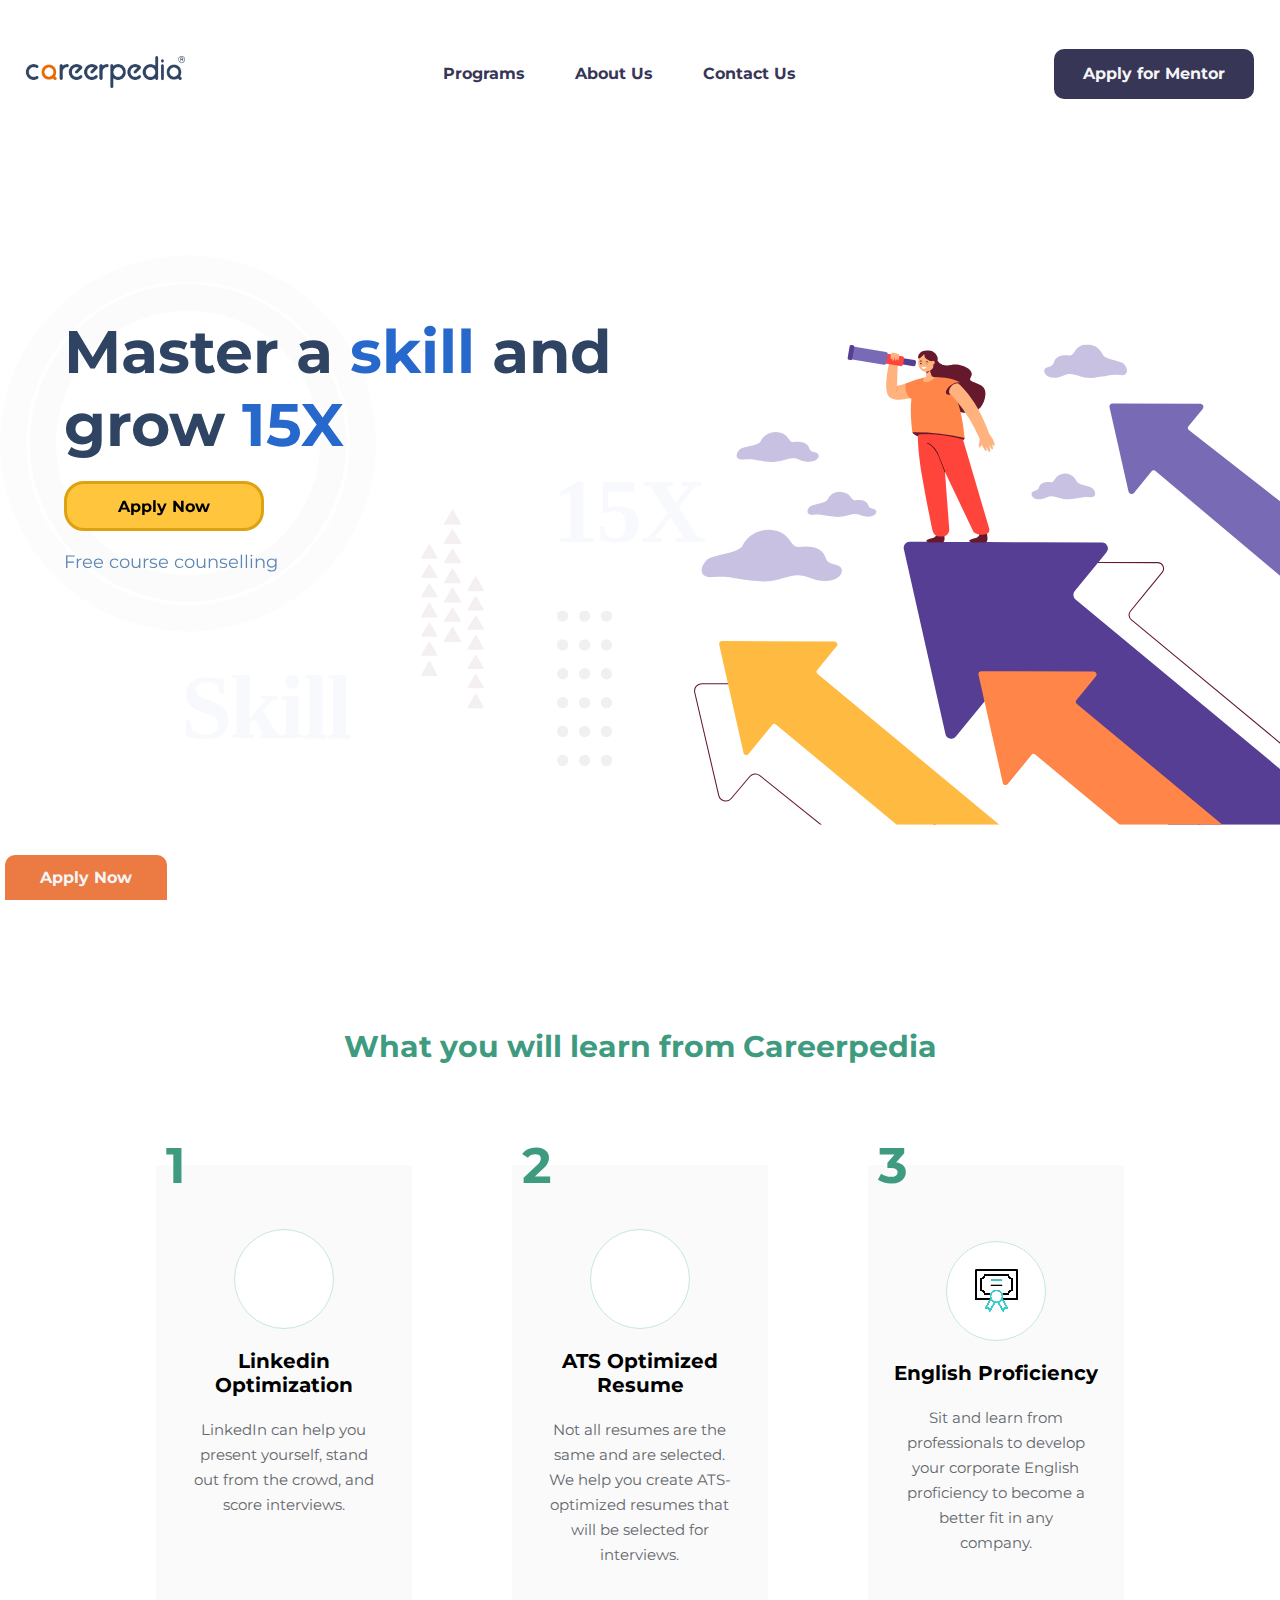
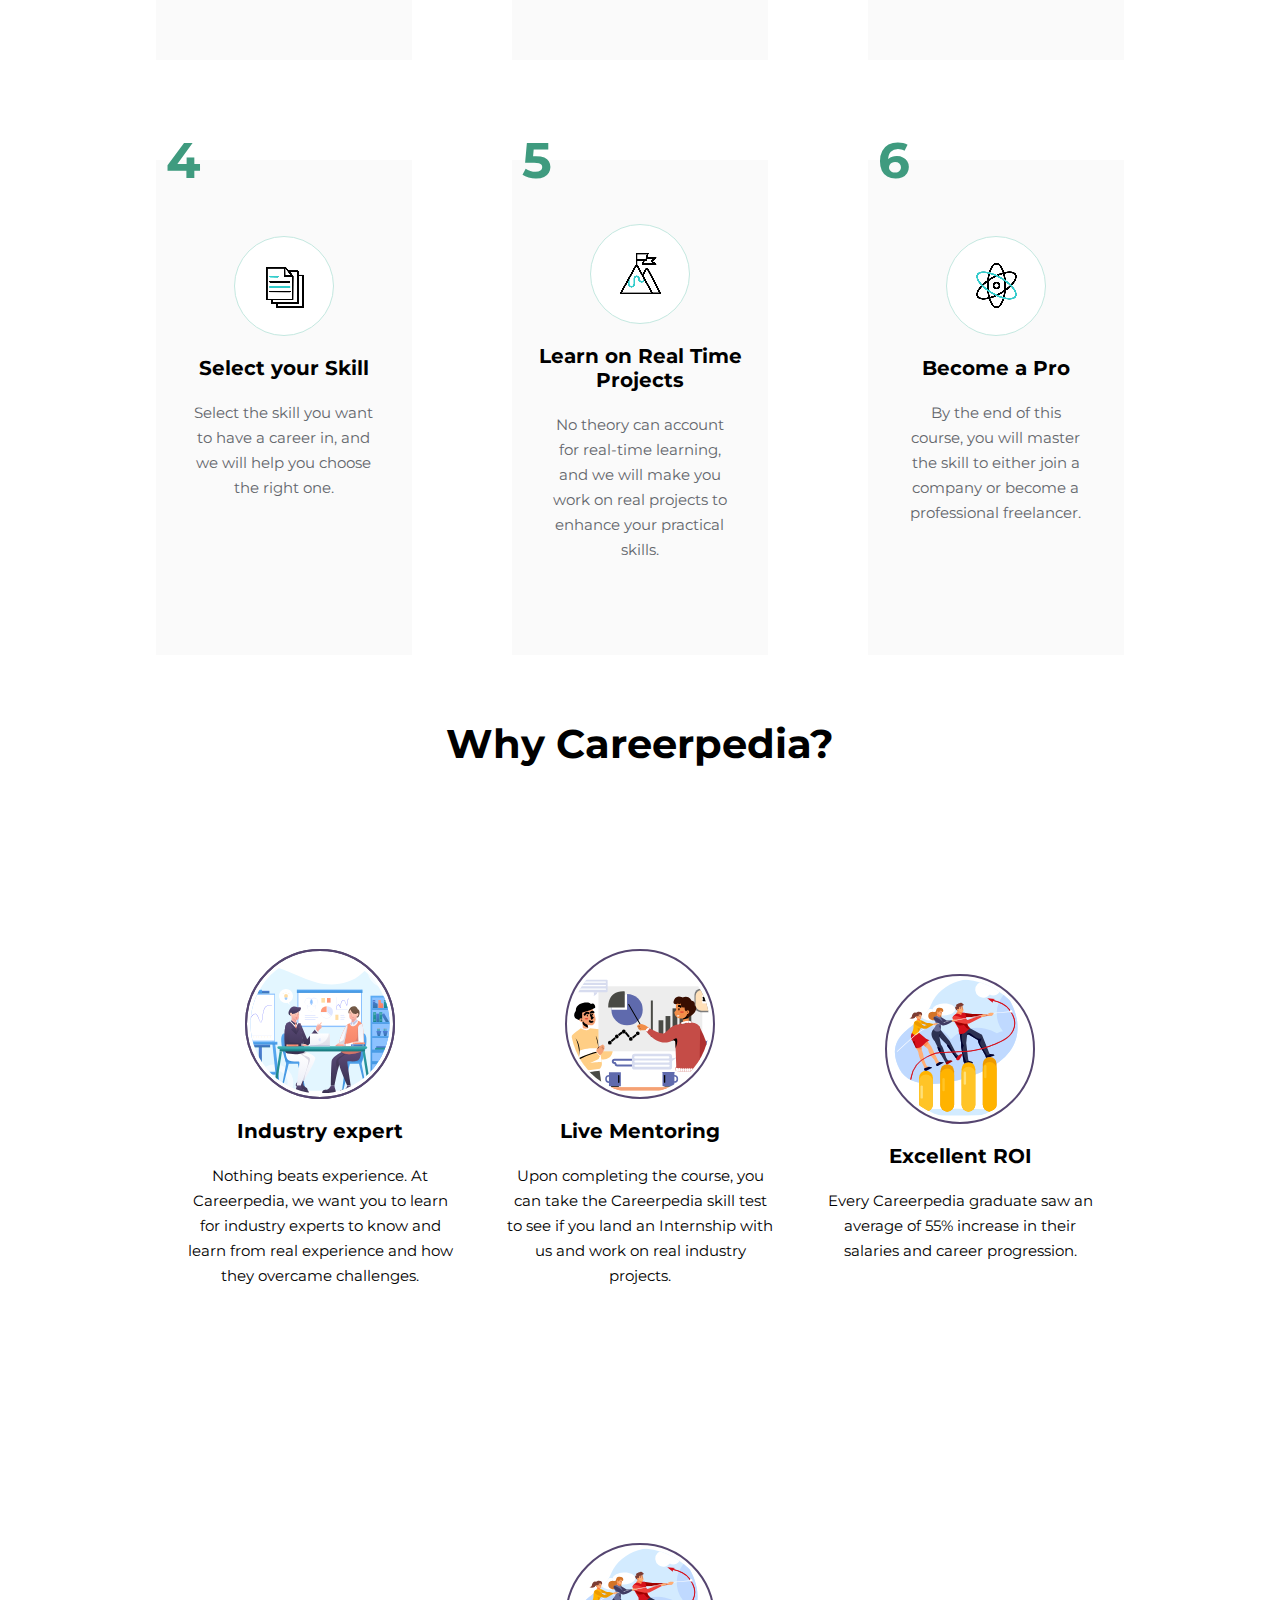
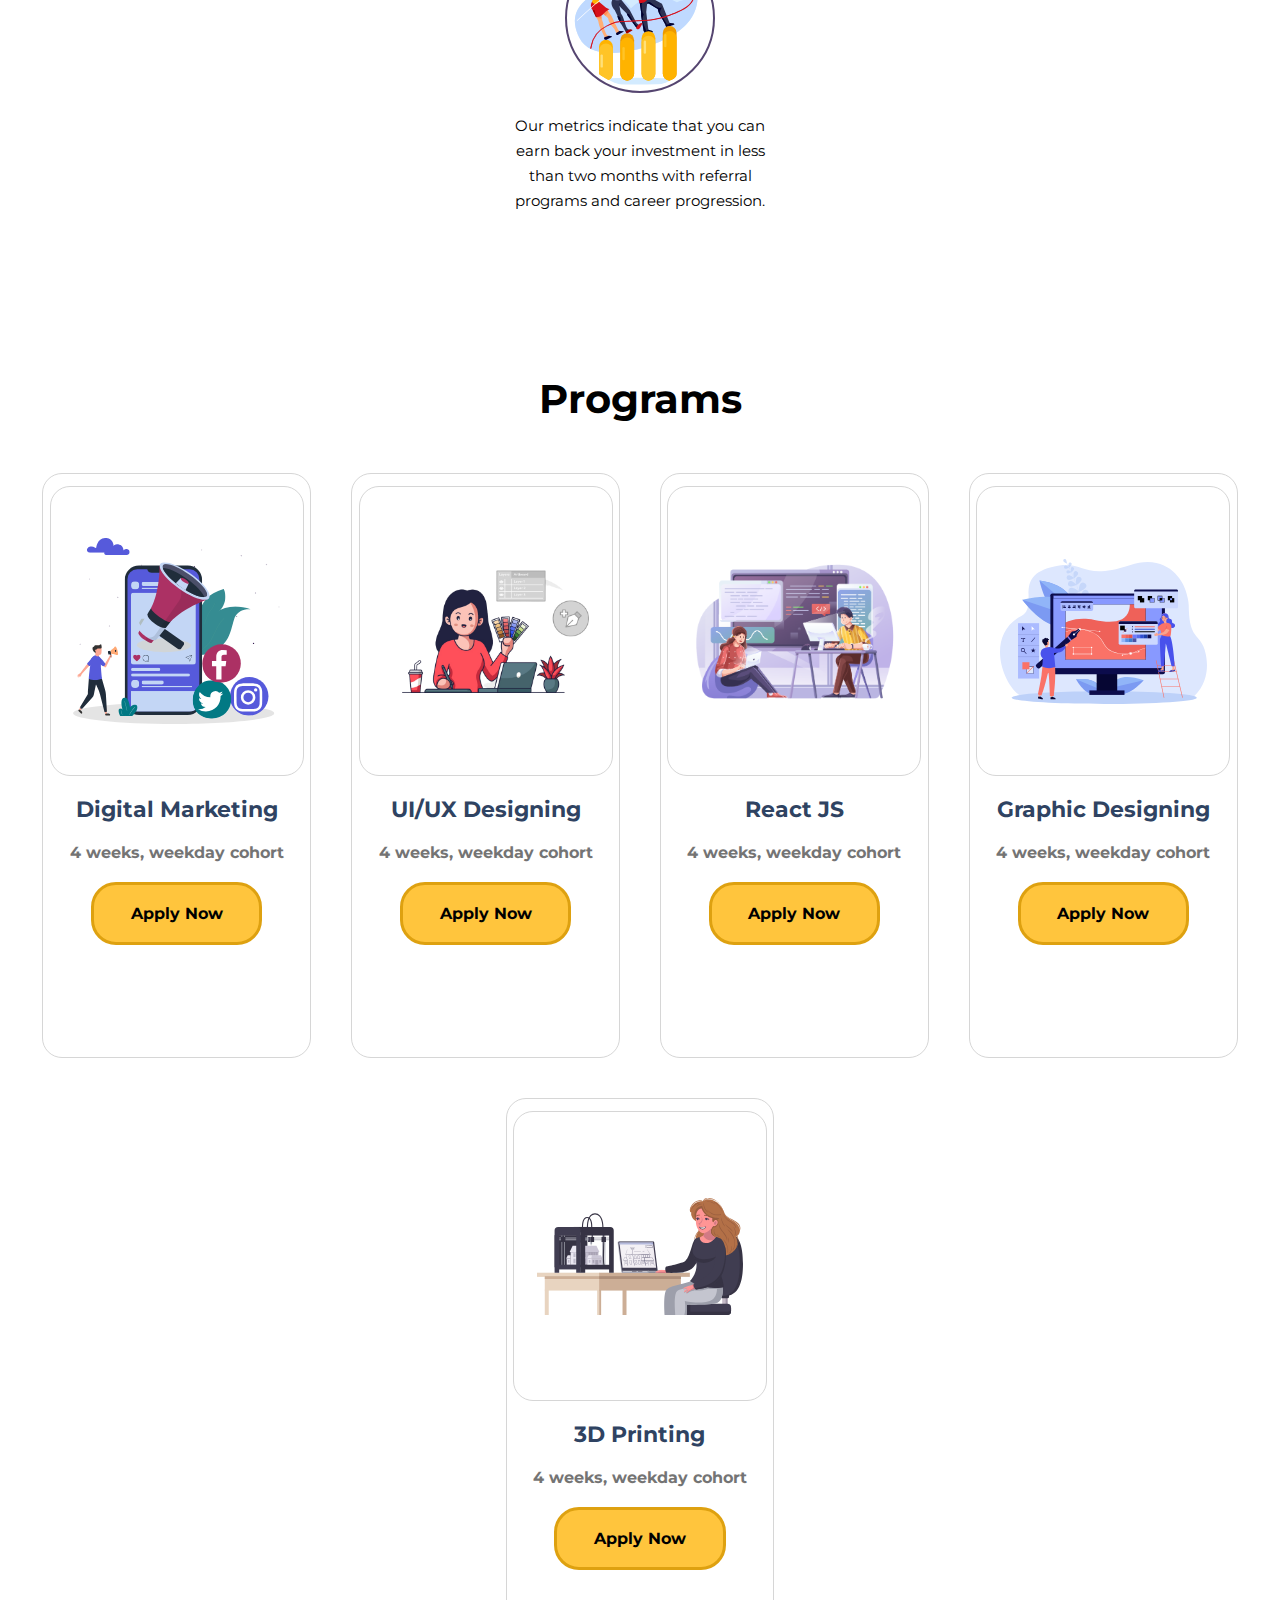
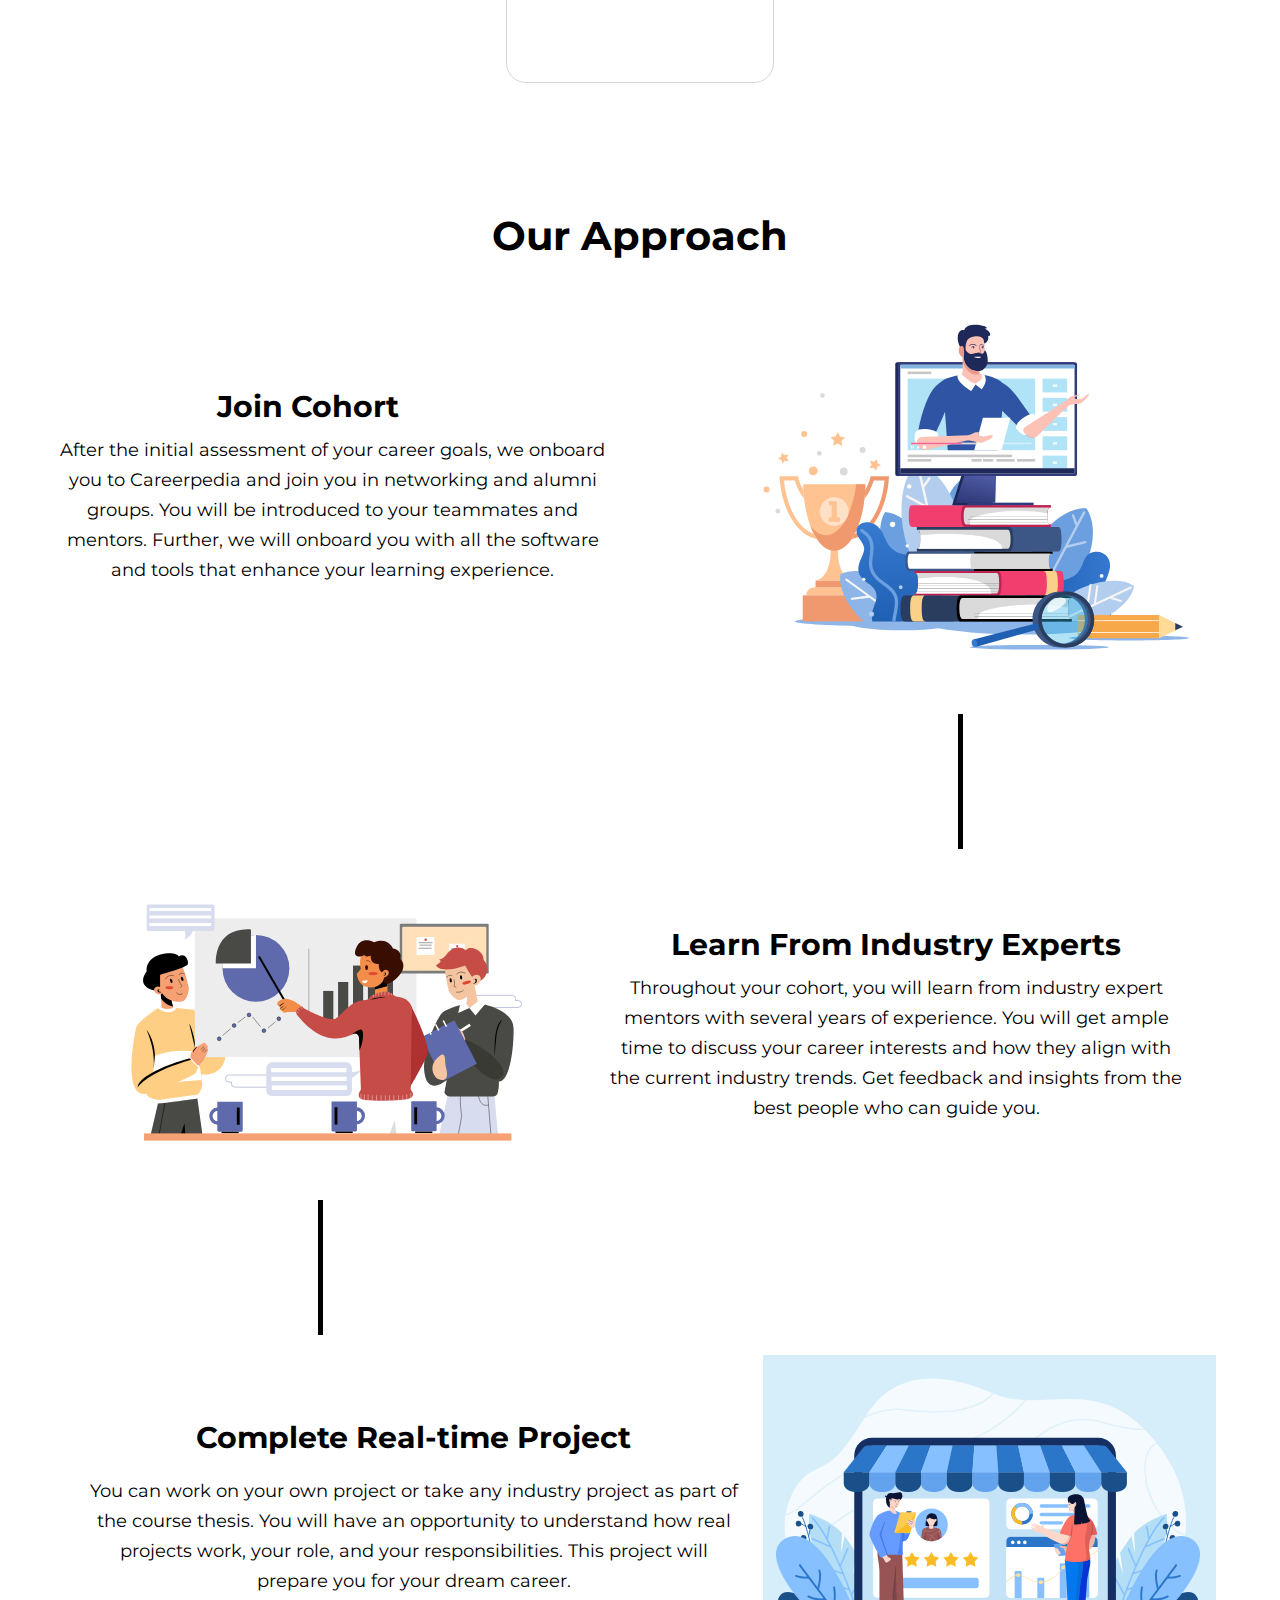
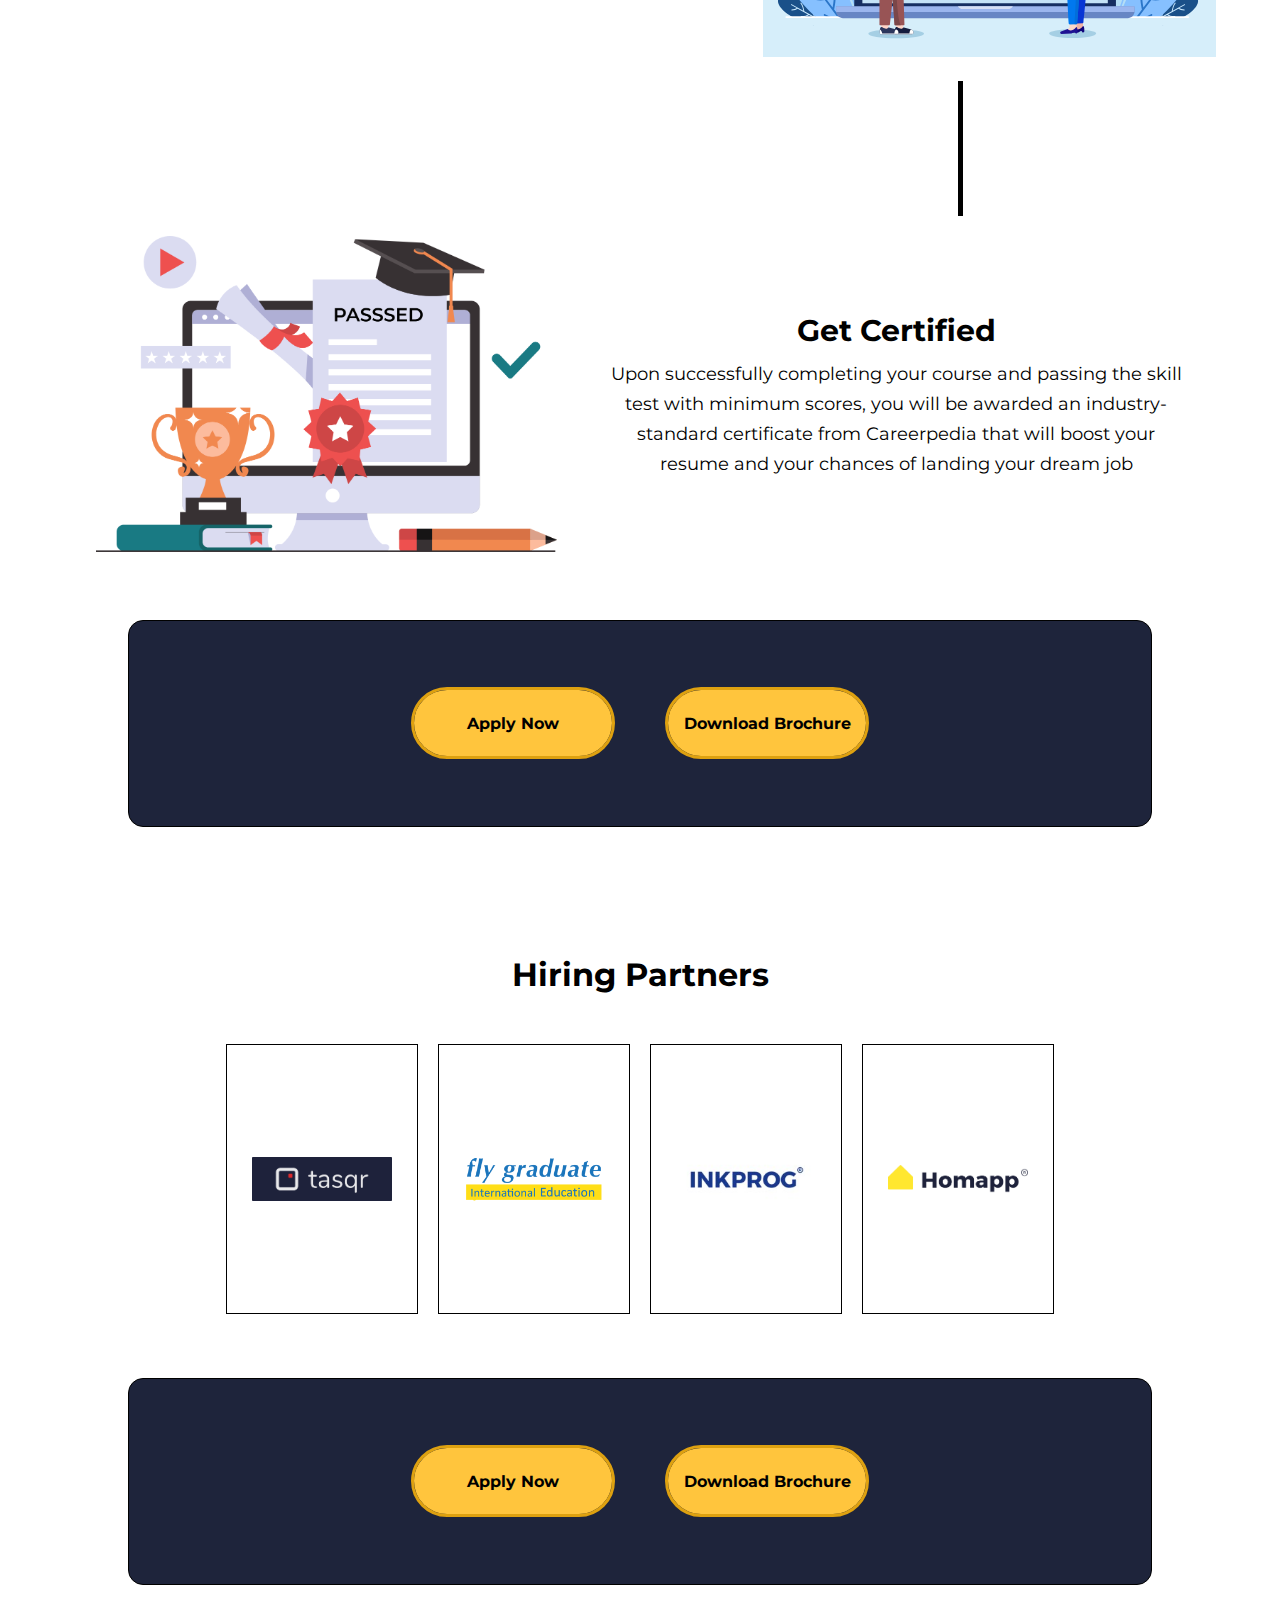
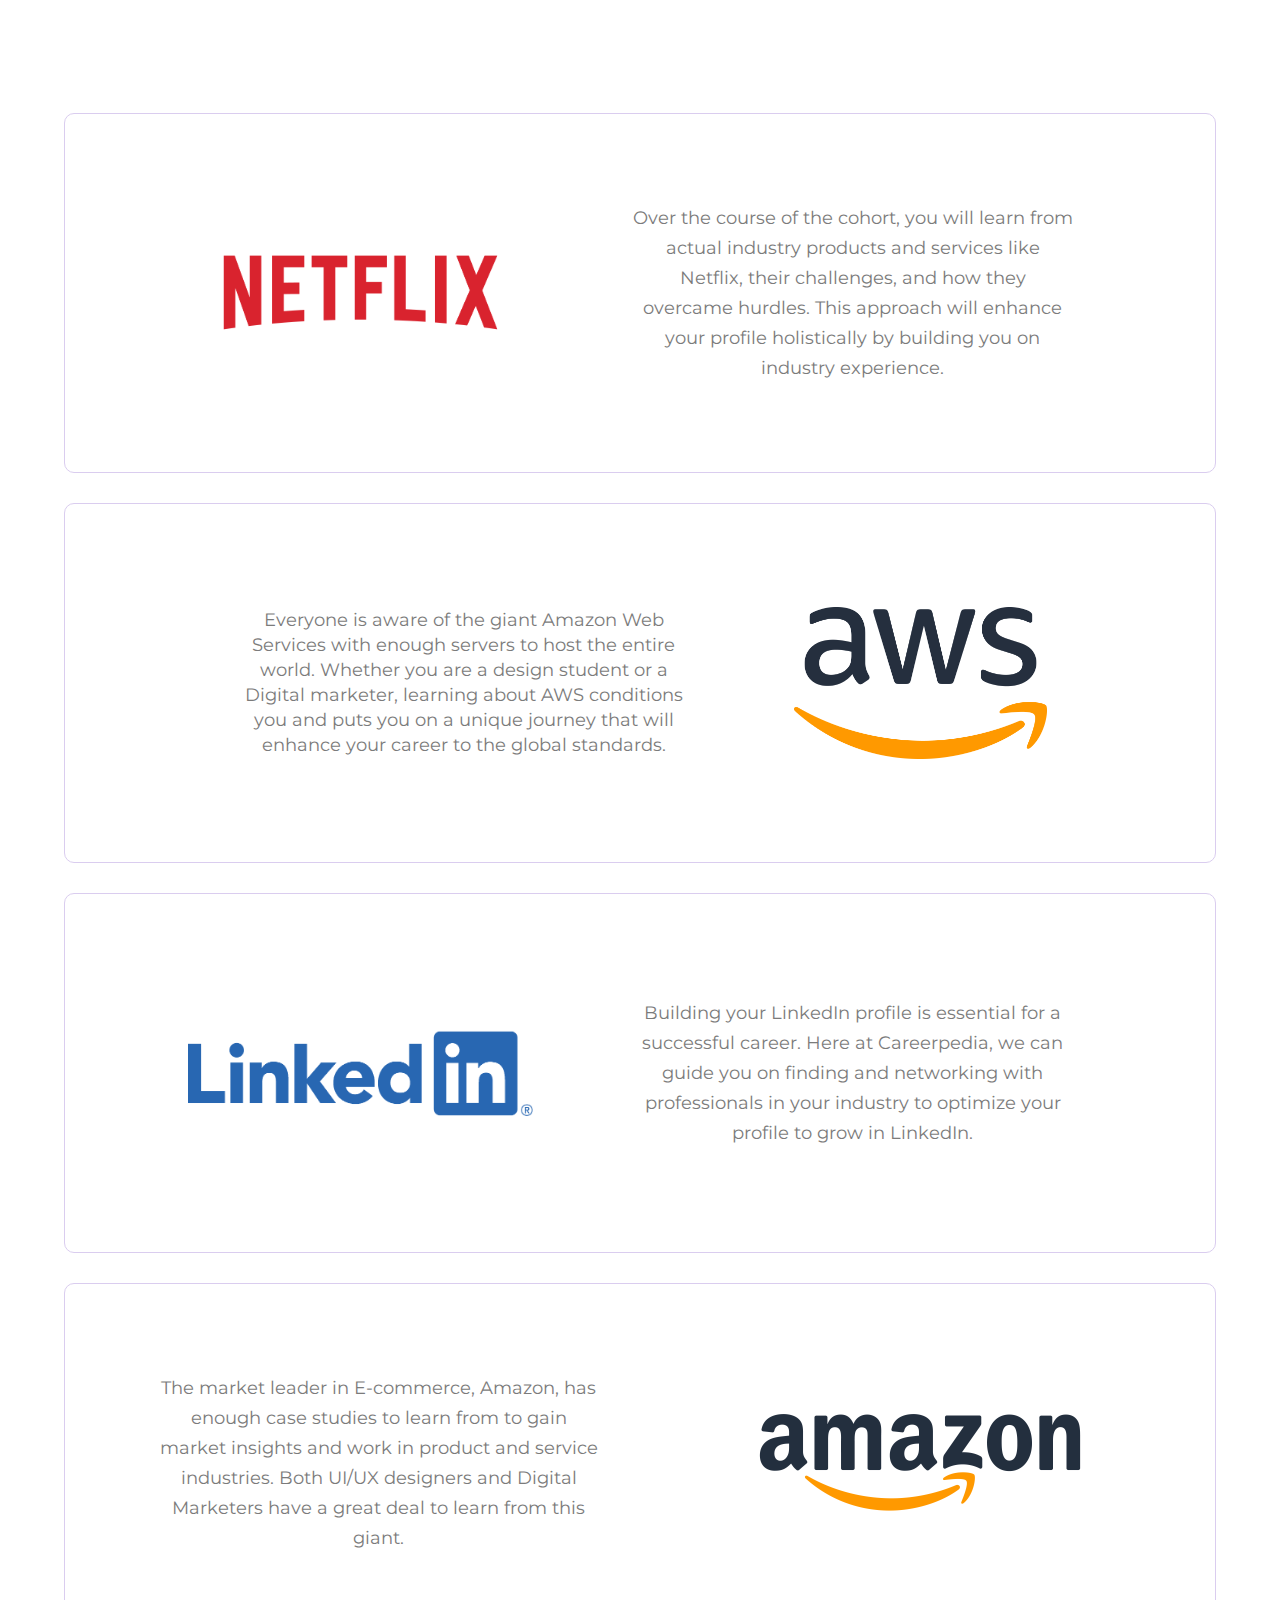
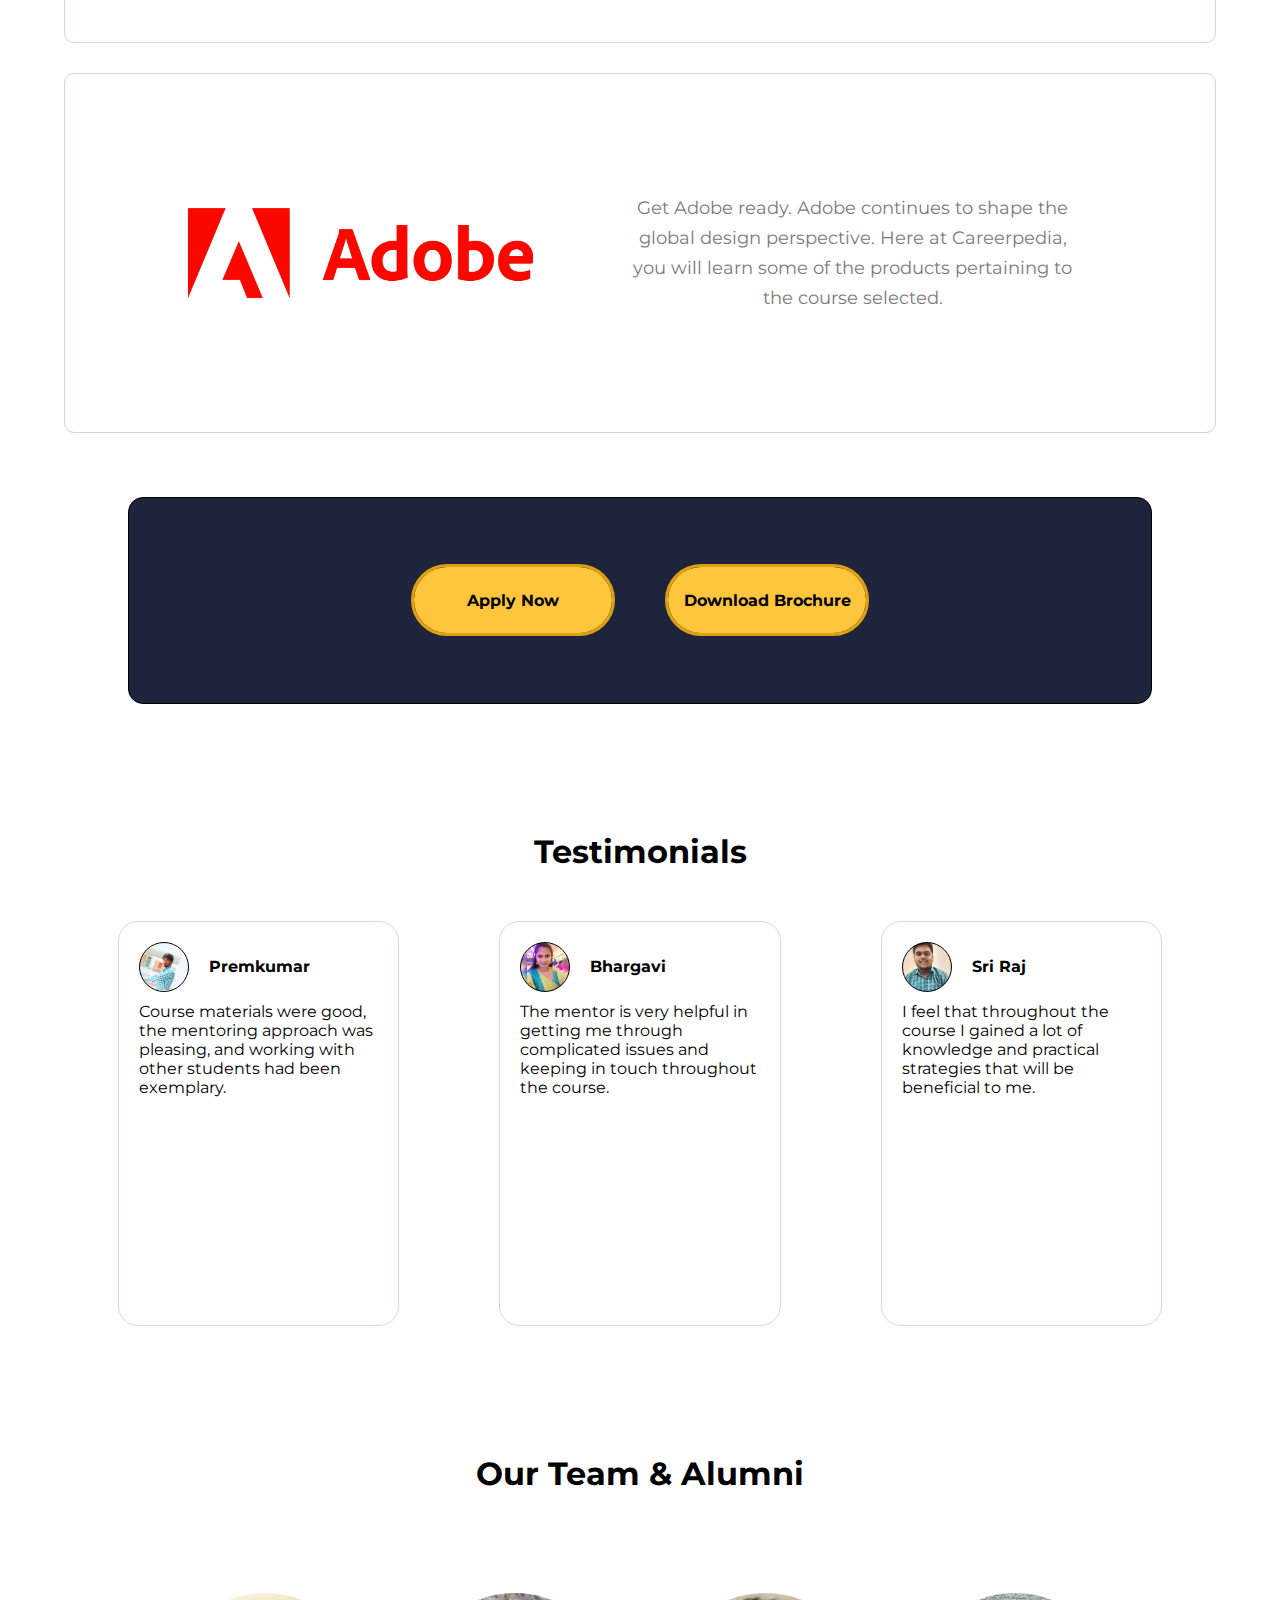
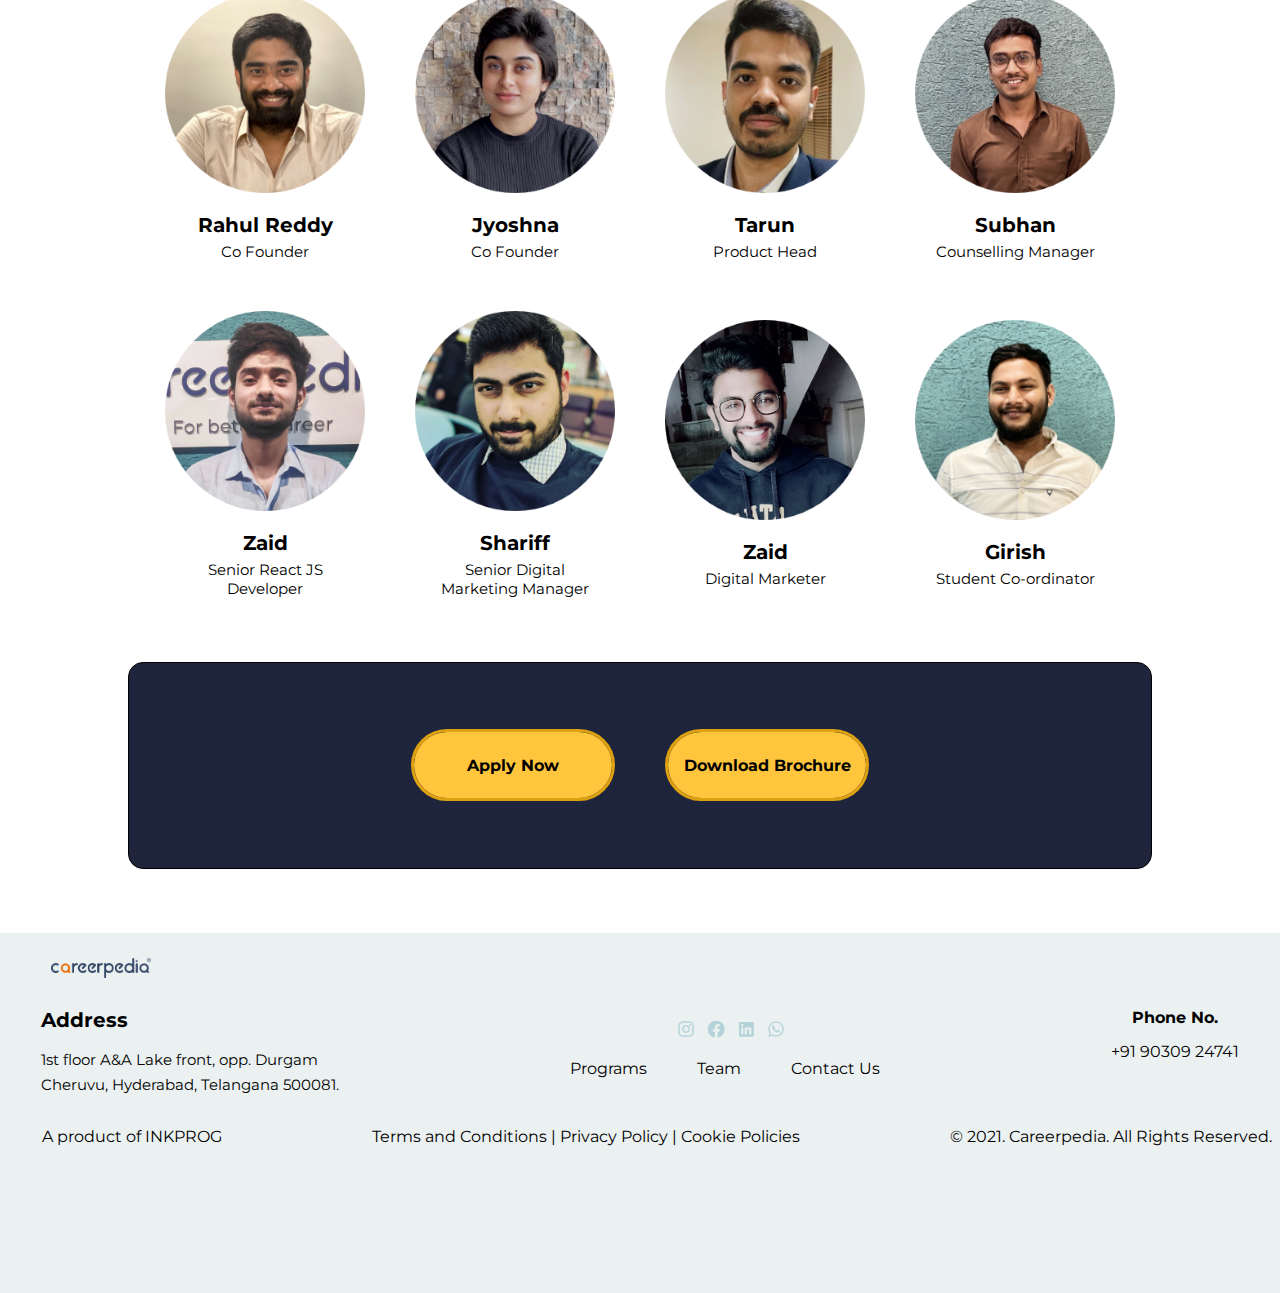
<file: index.html>
<!DOCTYPE html>
<html lang="en">
  <head>
    <meta charset="UTF-8" />
    <meta http-equiv="X-UA-Compatible" content="IE=edge" />
    <meta name="viewport" content="width=device-width, initial-scale=1.0" />
    <link rel="stylesheet" href="https://unpkg.com/swiper@8/swiper-bundle.min.css"/>

    <link rel="stylesheet" href="../css/style.css" />
    <title>careerpedia</title>
    <link rel="preconnect" href="https://fonts.googleapis.com" />
    <link rel="preconnect" href="https://fonts.gstatic.com" crossorigin />
    <link rel="preconnect" href="https://fonts.googleapis.com" />
    <link rel="preconnect" href="https://fonts.gstatic.com" crossorigin />
    <link href="https://fonts.googleapis.com/css2?family=Montserrat:wght@500&display=swap"   rel="stylesheet"/>
      <link rel="icon" href="../Asstess/careerpedia_icon.png">
  </head>
  <body>
    <div class="container">
      <div class="navbar">
        <div class="logo">
          <img src="../Asstess/careerpedia.png" alt="" />
        </div>
        <div class="menu">
          <ol>
            <a href="#pro"><li>Programs</li></a>
            <a href=""> <li>About Us</li></a>
            <a href=""> <li>Contact Us</li></a>
          </ol>
        </div>
        <div class="text">
          <p>Apply for Mentor</p>
        </div>
      </div>
      <div class="apply">
        <p><a href="#">Apply Now</a></p>
      </div>

      <div class="header">
        <div class="image">
          <img src="../Asstess/heading-img.svg" alt="" />
        </div>
        <div class="content">
          <h1>
            Master a <span>skill</span> and <br />
            grow <span>15X</span>
          </h1>
          <h4><a href="#">Apply Now</a></h4>
          <p>Free course counselling</p>
        </div>
      </div>
    </div>

    <div class="learn">
      <h1>What you will learn from Careerpedia</h1>

      <div class="cards">
        <div class="pedia">
          <h2>1</h2>
          <div class="video">
            <video src="../Asstess/1st.mp4" autoplay loop></video>
          </div>
          <div class="text">
            <h3>
              Linkedin<br />
              Optimization
            </h3>
          </div>
          <div class="para">
            <p>
              LinkedIn can help you present yourself, stand out from the crowd,
              and score interviews.
            </p>
          </div>
        </div>
        <div class="pedia">
          <h2>2</h2>
          <div class="video">
            <video src="../Asstess/2.mp4" autoplay loop></video>
          </div>
          <div class="text">
            <h3>
              ATS Optimized<br />
              Resume
            </h3>
          </div>
          <div class="para">
            <p>
              Not all resumes are the same and are selected. We help you create
              ATS-optimized resumes that will be selected for interviews.
            </p>
          </div>
        </div>
        <div class="pedia">
          <h2>3</h2>
          <div class="video">
            <video src="../Asstess/3.mp4" autoplay loop></video>
          </div>
          <div class="text">
            <h3>English Proficiency</h3>
          </div>
          <div class="para">
            <p>
              Sit and learn from professionals to develop your corporate English
              proficiency to become a better fit in any company.
            </p>
          </div>
        </div>
        <div class="pedia">
          <h2>4</h2>
          <div class="video">
            <video src="../Asstess/4.mp4" autoplay loop></video>
          </div>
          <div class="text">
            <h3>Select your Skill</h3>
          </div>
          <div class="para">
            <p>
              Select the skill you want to have a career in, and we will help
              you choose the right one.
            </p>
          </div>
        </div>
        <div class="pedia">
          <h2>5</h2>
          <div class="video">
            <video src="../Asstess/5.mp4" autoplay loop></video>
          </div>
          <div class="text">
            <h3>Learn on Real Time Projects</h3>
          </div>
          <div class="para">
            <p>
              No theory can account for real-time learning, and we will make you
              work on real projects to enhance your practical skills.
            </p>
          </div>
        </div>
        <div class="pedia">
          <h2>6</h2>
          <div class="video">
            <video src="../Asstess/6.mp4" autoplay loop></video>
          </div>
          <div class="text">
            <h3>Become a Pro</h3>
          </div>
          <div class="para">
            <p>
              By the end of this course, you will master the skill to either
              join a company or become a professional freelancer.
            </p>
          </div>
        </div>
      </div>
    </div>

    <div class="why-careerpedia">
      <h1>Why Careerpedia?</h1>
      <div class="careerpedia">
        <div class="content">
          <div class="industry">
            <img src="../Asstess/industry.svg" alt="" />
            <h3>Industry expert</h3>
            <p>
              Nothing beats experience. At Careerpedia, we want you to learn for
              industry experts to know and learn from real experience and how
              they overcame challenges.
            </p>
          </div>
        </div>
        <div class="content">
          <div class="industry">
            <img src="../Asstess/live.svg" alt="" />
            <h3>Live Mentoring</h3>
            <p>
              Upon completing the course, you can take the Careerpedia skill
              test to see if you land an Internship with us and work on real
              industry projects.
            </p>
          </div>
        </div>
        <div class="content">
          <div class="industry">
            <img src="../Asstess/excellent.svg" alt="" />
            <h3>Excellent ROI</h3>
            <p>
              Every Careerpedia graduate saw an average of 55% increase in their
              salaries and career progression.
            </p>
          </div>
        </div>
        <div class="content">
          <div class="industry">
            <img src="../Asstess/excellent.svg" alt="" />
            <p>
              Our metrics indicate that you can earn back your investment in
              less than two months with referral programs and career
              progression.
            </p>
          </div>
        </div>
      </div>
    </div>

    <div class="programs" id="pro">
      <h1>Programs</h1>
      <div class="all-cards">
        <div class="cards">
          <div class="image">
            <img src="../Asstess/DM.svg" alt="" />
          </div>
          <div class="text">
            <h3>Digital Marketing</h3>
            <h4>4 weeks, weekday cohort</h4>
            <p><a href="#">Apply Now</a></p>
          </div>
        </div>
        <div class="cards">
          <div class="image">
            <img src="../Asstess/UI.png" alt="" />
          </div>
          <div class="text">
            <h3>UI/UX Designing</h3>
            <h4>4 weeks, weekday cohort</h4>
            <p><a href="#">Apply Now</a></p>
          </div>
        </div>
        <div class="cards">
          <div class="image">
            <img src="../Asstess/React.png" alt="" />
          </div>
          <div class="text">
            <h3>React JS</h3>
            <h4>4 weeks, weekday cohort</h4>
            <p><a href="#">Apply Now</a></p>
          </div>
        </div>
        <div class="cards">
          <div class="image">
            <img src="../Asstess/GD.svg" alt="" />
          </div>
          <div class="text">
            <h3>Graphic Designing</h3>
            <h4>4 weeks, weekday cohort</h4>
            <p><a href="#">Apply Now</a></p>
          </div>
        </div>
        <div class="cards">
          <div class="image">
            <img src="../Asstess/3D.svg" alt="" />
          </div>
          <div class="text">
            <h3>3D Printing</h3>
            <h4>4 weeks, weekday cohort</h4>
            <p><a href="#">Apply Now</a></p>
          </div>
        </div>
      </div>
    </div>

    <div class="approach">
      <h1>Our Approach</h1>
      <div class="item">
        <div class="text">
          <h3>Join Cohort</h3>
          <p>
            After the initial assessment of your career goals, we onboard you to
            Careerpedia and join you in networking and alumni groups. You will
            be introduced to your teammates and mentors. Further, we will
            onboard you with all the software and tools that enhance your
            learning experience.
          </p>
        </div>
        <div class="image">
          <img src="../Asstess/approach1.svg" alt="" />
        </div>
      </div>
      <div class="line"></div>

      <div class="item1">
        <div class="image">
          <img src="../Asstess/approach2.svg" alt="" />
        </div>
        <div class="text">
          <h3>Learn From Industry Experts</h3>
          <p>
            Throughout your cohort, you will learn from industry expert mentors
            with several years of experience. You will get ample time to discuss
            your career interests and how they align with the current industry
            trends. Get feedback and insights from the best people who can guide
            you.
          </p>
        </div>
      </div>
      <div class="line1"></div>

      <div class="item2">
        <div class="text">
          <h3>Complete Real-time Project</h3>
          <p>
            You can work on your own project or take any industry project as
            part of the course thesis. You will have an opportunity to
            understand how real projects work, your role, and your
            responsibilities. This project will prepare you for your dream
            career.
          </p>
        </div>
        <div class="image">
          <img src="../Asstess/approach3.svg" alt="" />
        </div>
      </div>

      <div class="line"></div>
      <div class="item1">
        <div class="image">
          <img src="../Asstess/approach4.png" alt="" />
        </div>
        <div class="text">
          <h3>Get Certified</h3>
          <p>
            Upon successfully completing your course and passing the skill test
            with minimum scores, you will be awarded an industry-standard
            certificate from Careerpedia that will boost your resume and your
            chances of landing your dream job
          </p>
        </div>
      </div>
    </div>

    <div class="apply-button">
      <div class="ad">
        <p><a href="#">Apply Now</a></p>
        <p><a href="#">Download Brochure</a></p>
      </div>
    </div>

     <div class="hiring">

      <h1>Hiring Partners</h1>
      <div class="company">
        <div class="image">
          <img src="../Asstess/company1.jpg" alt="" />
        </div>
        <div class="image">
          <img src="../Asstess/company2.png" alt="" />
        </div>
        <div class="image">
          <img id="im" src="../Asstess/company3.jpg" alt="" />
        </div>
        <div class="image">
          <img src="../Asstess/company4.jpg" alt="" />
        </div>
      </div>
    </div>  
  
    <div class="apply-button">
      <div class="ad">
        <p><a href="#">Apply Now</a></p>
        <p><a href="#">Download Brochure</a></p>
      </div>
    </div>

    <div class="cloud">
      <div class="info">
        <img src="../Asstess/nexflix.png" alt="" />
        <p>
          Over the course of the cohort, you will learn from actual industry
          products and services like Netflix, their challenges, and how they
          overcame hurdles. This approach will enhance your profile holistically
          by building you on industry experience.
        </p>
      </div>
      <div class="info1">
        <p>
          Everyone is aware of the giant Amazon Web Services with enough servers
          to host the entire world. Whether you are a design student or a
          Digital marketer, learning about AWS conditions you and puts you on a
          unique journey that will enhance your career to the global standards.
        </p>
        <img src="../Asstess/aws.png" alt="" />
      </div>
      <div class="info">
        <img src="../Asstess/linkdin.png" alt="" />
        <p>
          Building your LinkedIn profile is essential for a successful career.
          Here at Careerpedia, we can guide you on finding and networking with
          professionals in your industry to optimize your profile to grow in
          LinkedIn.
        </p>
      </div>
      <div class="info2">
        <p>
          The market leader in E-commerce, Amazon, has enough case studies to
          learn from to gain market insights and work in product and service
          industries. Both UI/UX designers and Digital Marketers have a great
          deal to learn from this giant.
        </p>
        <img src="../Asstess/amazon.png" alt="" />
      </div>
      <div class="info">
        <img src="../Asstess/adobe.png" alt="" />
        <p>
          Get Adobe ready. Adobe continues to shape the global design
          perspective. Here at Careerpedia, you will learn some of the products
          pertaining to the course selected.
        </p>
      </div>
    </div>
    <div class="apply-button">
      <div class="ad">
        <p><a href="#">Apply Now</a></p>
        <p><a href="#">Download Brochure</a></p>
      </div>
    </div>

    <div class="testimonials">
      <h1>Testimonials</h1>
      <div class="test">
        <div class="id">
          <div class="id1">
            <div class="image"></div>
            <h4>Premkumar</h4>
          </div>
          <p>
            Course materials were good, the mentoring approach was pleasing, and
            working with other students had been exemplary.
          </p>
        </div>
        <div class="id">
          <div class="id2">
            <div class="image"></div>
            <h4>Bhargavi</h4>
          </div>
          <p>
            The mentor is very helpful in getting me through complicated issues
            and keeping in touch throughout the course.
          </p>
        </div>
        <div class="id">
          <div class="id3">
            <div class="image"></div>
            <h4>Sri Raj</h4>
          </div>
          <p>
            I feel that throughout the course I gained a lot of knowledge and
            practical strategies that will be beneficial to me.
          </p>
        </div>
      </div>
    </div>

    <div class="ourteam">
      <h1>Our Team & Alumni</h1>
      <div class="team">
        <div class="team1">
          <img src="../Asstess/rahul.png" alt="" />
          <div class="text">
            <h4>Rahul Reddy</h4>
            <p>Co Founder</p>
          </div>
        </div>
        <div class="team1">
          <img src="../Asstess/jyoshna.png" alt="" />
          <div class="text">
            <h4>Jyoshna</h4>
            <p>Co Founder</p>
          </div>
        </div>
        <div class="team1">
          <img src="../Asstess/tarun.png" alt="" />
          <div class="text">
            <h4>Tarun</h4>
            <p>Product Head</p>
          </div>
        </div>
        <div class="team1">
          <img src="../Asstess/subhan.png" alt="" />
          <div class="text">
            <h4>Subhan</h4>
            <p>Counselling Manager</p>
          </div>
        </div>
        <div class="team1">
          <img src="../Asstess/zaid.png" alt="" />
          <div class="text">
            <h4>Zaid</h4>
            <p>Senior React JS<br />Developer</p>
          </div>
        </div>
        <div class="team1">
          <img src="../Asstess/sharee.png" alt="" />
          <div class="text">
            <h4>Shariff</h4>
            <p>
              Senior Digital<br />
              Marketing Manager
            </p>
          </div>
        </div>
        <div class="team1">
          <img src="../Asstess/kalyan.png" alt="" />
          <div class="text">
            <h4>Zaid</h4>
            <p>Digital Marketer</p>
          </div>
        </div>
        <div class="team1">
          <img src="../Asstess/girish.png" alt="" />
          <div class="text">
            <h4>Girish</h4>
            <p>Student Co-ordinator</p>
          </div>
        </div>
      </div>
    </div>
    <div class="apply-button">
      <div class="ad">
        <p><a href="#">Apply Now</a></p>
        <p><a href="#">Download Brochure</a></p>
      </div>
    </div>

    <div class="footer">
      <div class="image">
        <img src="../Asstess/careerpedia.png" alt="" />
      </div>
      <div class="address">
        <div class="text">
          <h4>Address</h4>
          <p>
            1st floor A&A Lake front, opp. Durgam<br />
            Cheruvu, Hyderabad, Telangana 500081.
          </p>
        </div>
        <div class="socialMedia">
          <div class="image">
            <img src="../Asstess/insta.png" alt="" />
            <img src="../Asstess/fb.png" alt="" />
            <img src="../Asstess/linkdin1.png" alt="" />
            <img src="../Asstess/what'sapp.png" alt="" />
          </div>
          <div class="data">
            <p>Programs</p>
            <p>Team</p>
            <p>Contact Us</p>
          </div>
        </div>
        <div class="phone">
          <h4>Phone No.</h4>
          <p>+91 90309 24741</p>
        </div>
      </div>
      <div class="copyrights">
        <p>A product of INKPROG</p>
        <p>Terms and Conditions | Privacy Policy | Cookie Policies</p>
        <p>© 2021. Careerpedia. All Rights Reserved.</p>
      </div>
    </div>
 <!-- <div class="form"> 
  <div class="burger">
    <div class="line3"></div>
    <div class="line4"></div>
    <div class="line5"></div>
  </div>
    <h2>Please Fill Up The Details</h2>
  <form action="">
    Name: <input type="text" placeholder="Enter your name" required>
    Phone Number: <input type="number" placeholder="Enter your phone number" required>
    Course interested in Mentoring : <input type="text" placeholder="Enter the name of cource" required>
    Email: <input type="email" placeholder="Enter your email" required>
    <input type="submit">
  </form>
  
</div>  -->
<script src="https://unpkg.com/swiper@8/swiper-bundle.min.js"></script>
    <script src="../js/app.js"></script>
   

  </body>
</html>
</file>
<file: css/style.css>
* {
  margin: 0;
  padding: 0;
  box-sizing: border-box;
  /* overflow-x: hidden; */
}
body {
  font-family: "Montserrat", sans-serif;
  scroll-behavior: smooth;
  background-color: transparent;
}
/* .navbar ::before{
  display: block;
  content: '';
  height: 0px;
  box-shadow:5px 10px rgb(219, 22, 22) ;
} */
.container .navbar {
  display: flex;
  align-items: center;
  justify-content: space-between;
  padding: 1% 2% 0 2%;
  position: fixed;
  background-color: #ffff;
  z-index: 9999999;
  height: 15vh;
  /* margin: 1%; */

  /* box-shadow: 0 3px 18px #00000029; */
 
}
.container .navbar .logo {
  width: 13%;
}
.container .navbar .logo img {
  width: 100%;
}
.container .navbar .menu {
  display: flex;
  justify-content: center;
  align-items: center;
  
}
.container .navbar .menu ol {
  display: flex;
  align-items: center;
  justify-content: center;
  gap: 50px;
  list-style: none;
  
}
.container .navbar .menu ol a {
  text-decoration: none;
  color: #373657;
  font-weight: bold;
  scroll-behavior: smooth;
 }
 .container .navbar .menu ol a:hover{
   transform: scale(1.02);
   color: #2768cc;
 }
.container .navbar .text {
  margin: 0;
  padding: 0;
}
.container .navbar .text p {
  width: 200px;
  height: 50px;
  background-color: #373657;
  border-radius: 10px;
  display: flex;
  align-items: center;
  justify-content: center;
  color: whitesmoke;
  font-weight: bold;
  cursor: pointer;
}
.container .apply {
  position: fixed;

  padding: 13px 35px;
  /* height: 50px; */
  border-radius: 10px;
  bottom: 0;
  background-color: #eb7b43;
  border-radius: 10px 10px 0 0;
  margin-left: 5px;
  text-align: center;
  cursor: pointer;
}
.container .apply p {
  color: whitesmoke;
  font-weight: bold;
}
.container .apply p a {
  text-decoration: none;
  color: whitesmoke;
}

.container .header {
  position: relative;
  top: 10vh;
  background-color: transparent;
}
.container .header .image {
  width: 100%;
  height: 100vh;
  overflow-y: hidden;
}
.container .header img {
  width: 100%;
  height: 100%;
  overflow-y: hidden;
}
.container .content {
  position: absolute;
  top: 25%;
  left: 5%;
  gap: 20px;
  display: flex;
  flex-direction: column;
  justify-content: center;
  align-items: flex-start;
}
.container .content h1 {
  font-size: 60px;
  font-family: "Montserrat", sans-serif;
  color: #2f4362;
}
.container .content span {
  color: #2768cc;
}
.container .content h4 a {
  width: 200px;
  height: 50px;
  background-color: #ffc53d;
  border-radius: 20px;
  display: flex;
  justify-content: center;
  align-items: center;
  color: #000;
  text-decoration: none;
  border: 3px solid #dea110;
}
.container .content p {
  color: #5c86b3;
  font-size: 18px;
}

.learn {
  display: flex;
  align-items: center;
  justify-content: center;
  flex-direction: column;
  gap: 100px;
  width: 100%;
}
.learn h1 {
  font-size: 30px;
  color: #3f9b7f;
  padding-top: 10%;
}

.learn .cards {
  display: flex;
  align-items: center;
  justify-content: center;
  width: 100%;
  gap: 30px;
  flex-wrap: wrap;
  gap: 100px;
}
.learn .cards .pedia {
  background-color: #fafafa;
  width: 20%;
  height: 55vh;
  position: relative;
  display: flex;
  flex-direction: column;
  align-items: center;
  justify-content: center;
  gap: 20px;
  padding-top: 20px;
}
.learn .cards .pedia h2 {
  position: absolute;
  top: -30px;
  left: 10px;
  color: #3f9b7f;
  font-size: 50px;
}
.learn .cards .pedia .video {
  width: 100px;
  height: 100px;
  border: 0.5px solid #c4e8e0;
  border-radius: 50%;
  background-color: #fff;
  display: flex;
  align-items: center;
  justify-content: center;
  padding: 10px;
}
.learn .cards .pedia .video video {
  width: 70%;
}
.learn .cards .pedia .text {
  text-align: center;
}
.learn .cards .pedia .text h3 {
  font-size: 20px;
}
.learn .cards .pedia .para {
  display: flex;
  align-items: flex-start;
  justify-content: center;
  width: 90%;
  height: 200px;
}
.learn .cards .pedia .para p {
  font-size: 15px;
  color: #63666c;
  line-height: 25px;
  text-align: center;
  width: 80%;
}

.why-careerpedia {
  display: flex;
  align-items: center;
  justify-content: center;
  margin-top: 5%;
  flex-direction: column;
  gap: 80px;
}
.why-careerpedia h1 {
  font-size: 40px;
  color: #000;
}
.why-careerpedia .content {
  display: flex;
  align-items: center;
  justify-content: center;
  gap: 100px;
  flex-wrap: wrap;
}
.why-careerpedia .careerpedia {
  display: flex;
  align-items: center;
  justify-content: center;
  gap: 20px;
  flex-wrap: wrap;
  margin: 0 50px;
}
.why-careerpedia .industry {
  display: flex;
  align-items: center;
  justify-content: center;
  flex-direction: column;
  gap: 20px;
  width: 300px;
  height: 60vh;
}

.why-careerpedia .industry img {
  width: 50%;
}
.why-careerpedia .industry h3 {
  font-size: 20px;
  color: #000;
  text-align: center;
}
.why-careerpedia .industry p {
  text-align: center;
  width: 90%;
  font-size: 15px;
  /* padding-left:25px ; */
  line-height: 25px;
}

.programs {
  display: flex;
  justify-content: center;
  align-items: center;
  margin: 2% 0;
  flex-direction: column;
  width: 100%;
  gap: 50px;
  /* overflow-x: hidden; */
}
.programs h1 {
  font-size: 40px;
}

.programs .all-cards {
  display: flex;
  align-items: center;
  justify-content: center;
  gap: 40px;
  flex-wrap: wrap;
  width: 100%;
}
.programs .all-cards .cards {
  width: 21%;
  height: 65vh;
  border: 1px solid #d6d6d6;
  border-radius: 20px;
  display: flex;
  align-items: center;
  justify-content: flex-start;
  padding: 1% 0.5%;
  flex-direction: column;
  gap: 20px;
}
.programs .all-cards .cards .image {
  width: 100%;
  height: 52%;
  border: 1px solid #d6d6d6;
  border-radius: 20px;
  display: flex;
  align-items: center;
  justify-content: center;
}
.programs .all-cards .cards .image img {
  width: 90%;
  padding: 10px;
}
.programs .all-cards .cards .text {
  display: flex;
  align-items: center;
  justify-content: center;
  flex-direction: column;
  gap: 20px;
}
.programs .all-cards .cards .text h3 {
  font-size: 22px;
  color: #2f4362;
}
.programs .all-cards .cards .text h4 {
  font-size: 16px;
  color: #747474;
}
.programs .all-cards .cards .text p {
  width: 80%;
  height: 7vh;
  border: 3px solid #dea110;
  border-radius: 25px;
  text-align: center;
  display: flex;
  justify-content: center;
  align-items: center;
  cursor: pointer;
  background-color: #ffc53d;
}
.programs .all-cards .cards .text p a {
  text-decoration: none;
  color: #000;
  font-weight: bold;
}

.approach {
  display: flex;
  align-items: center;
  justify-content: center;
  flex-direction: column;
  gap: 20px;
  margin-top: 10%;
  /* height: 100vh; */
}
.approach h1 {
  font-size: 40px;
}
.approach .item {
  display: flex;
  justify-content: space-evenly;
  align-items: center;
  gap: 50px;
  width: 100%;
}
.approach .item .text {
  display: flex;
  align-items: center;
  justify-content: center;
  flex-direction: column;
  width: 50%;
  gap: 10px;
}
.approach .item .text h3 {
  font-size: 30px;
}
.approach .item .text p {
  font-size: 18px;
  text-align: center;
  padding-left: 50px;
  line-height: 30px;
}
.approach .item .image {
  width: 50%;
}
.approach .item .image img {
  width: 100%;
}
.line {
  width: 5px;
  height: 15vh;
  border: 1px solid;
  background-color: #000;
  margin-left: 50%;
}

.approach .item1 {
  display: flex;
  justify-content: space-evenly;
  align-items: center;
  gap: 20px;
  width: 90%;
}
.approach .item1 .text {
  display: flex;
  align-items: center;
  justify-content: center;
  flex-direction: column;
  width: 50%;
  gap: 10px;
}
.approach .item1 .text h3 {
  font-size: 30px;
}
.approach .item1 .text p {
  font-size: 18px;
  text-align: center;
  /* padding-left: 50px;
    padding-right: 50px; */
  line-height: 30px;
}
.approach .item1 .image {
  width: 40%;
}
.approach .item1 .image img {
  width: 100%;
}
.line1 {
  width: 5px;
  height: 15vh;
  border: 1px solid;
  background-color: #000;
  margin-left: -50%;
}

.approach .item2 {
  display: flex;
  justify-content: center;
  align-items: center;
  gap: 20px;
  width: 90%;
}
.approach .item2 .text {
  display: flex;
  align-items: center;
  justify-content: center;
  flex-direction: column;
  width: 60%;
  gap: 20px;
  padding-left: 20px;
}
.approach .item2 .text h3 {
  font-size: 30px;
}
.approach .item2 .text p {
  font-size: 18px;
  text-align: center;
  /* padding-left: 50px; */
  line-height: 30px;
}
.approach .item2 .image {
  width: 40%;
}
.approach .item2 .image img {
  width: 100%;
}

.apply-button {
  display: flex;
  justify-content: center;
  align-items: center;
  margin-top: 5%;
  width: 100%;
}
.apply-button .ad {
  width: 80%;
  height: 23vh;
  border: 1px solid;
  display: flex;
  justify-content: center;
  align-items: center;
  gap: 50px;
  background-color: #1e243b;
  border-radius: 15px;
  cursor: pointer;
}
.apply-button .ad p {
  border: 3px solid #dea110;
  width: 20%;
  height: 8vh;
  border-radius: 50px;
  text-align: center;
  display: flex;
  justify-content: center;
  align-items: center;
  background: #ffc53d 0 0 no-repeat padding-box;
  font-weight: bold;
}
.apply-button .ad p a {
  text-decoration: none;
  color: #000;
}

.hiring {
  display: flex;
  align-items: center;
  justify-content: center;
  margin-top: 10%;
  /* width: 100%; */
  flex-direction: column;
  gap: 50px;
}

.hiring .company {
  display: flex;
  justify-content: center;
  align-items: center;
  width: 100%;
  gap: 20px;
}
.hiring .company .image {
  width: 15%;
  height: 30vh;
  border: 1px solid;
  display: flex;
  justify-content: center;
  align-items: center;
}
.hiring .company .image img {
  width: 140px;
}

.cloud {
  display: flex;
  align-items: center;
  justify-content: center;
  width: 100%;
  margin-top: 10%;
  flex-direction: column;
  gap: 30px;
}
.cloud .info {
  width: 90%;
  height: 40vh;
  border: 1px solid #dacdef;
  border-radius: 10px;
  display: flex;
  align-items: center;
  justify-content: center;
  gap: 100px;
}
.cloud .info img {
  width: 30%;
}
.cloud .info p {
  width: 40%;
  font-size: 18px;
  line-height: 30px;
  text-align: center;
  padding-right: 20px;
  color: #7b7b7b;
}
.cloud .info1 {
  width: 90%;
  height: 40vh;
  border: 1px solid #dacdef;
  border-radius: 10px;
  display: flex;
  align-items: center;
  justify-content: center;
  gap: 100px;
}
.cloud .info1 img {
  width: 22%;
}
.cloud .info1 p {
  width: 40%;
  font-size: 18px;
  line-height: 25px;
  text-align: center;
  padding-left: 0px;
  text-align: center;
  color: #7b7b7b;
}
.cloud .info2 {
  width: 90%;
  height: 40vh;
  border: 1px solid #dacdef;
  border-radius: 10px;
  display: flex;
  align-items: center;
  justify-content: center;
  gap: 100px;
}
.cloud .info2 img {
  width: 35%;
}
.cloud .info2 p {
  width: 40%;
  font-size: 18px;
  line-height: 30px;
  text-align: center;
  padding-right: 20px;
  color: #7b7b7b;
}

.testimonials {
  display: flex;
  align-items: center;
  justify-content: center;
  margin-top: 10%;
  width: 100%;
  flex-direction: column;
  gap: 50px;
}
.testimonials .test {
  display: flex;
  align-items: center;
  justify-content: center;
  width: 100%;
  gap: 100px;
}
.testimonials .test .id {
  width: 22%;
  height: 45vh;

  border: 1px solid #cddaef;
  display: flex;
  align-items: flex-start;
  justify-content: flex-start;
  padding: 20px 20px;
  gap: 10px;
  flex-direction: column;
  border-radius: 20px;
  
}
.testimonials .test .id1 {
  display: flex;
  align-items: center;
  justify-content: flex-start;
  gap: 20px;
}
.testimonials .test .id1 .image {
  width: 50px;
  height: 50px;
  border: 1px solid;
  border-radius: 50%;

  display: flex;
  align-items: center;
  justify-content: center;
  background-image: url(../Asstess/prem.jpeg);
  background-size: contain;
}
.testimonials .test .id2 {
  display: flex;
  align-items: center;
  justify-content: flex-start;
  gap: 20px;
}
.testimonials .test .id2 .image {
  width: 50px;
  height: 50px;
  border: 1px solid;
  border-radius: 50%;

  display: flex;
  align-items: center;
  justify-content: center;
  background-image: url(../Asstess/bhargavi.jpeg);
  background-size: contain;
}

.testimonials .test .id3 {
  display: flex;
  align-items: center;
  justify-content: flex-start;
  gap: 20px;
}
.testimonials .test .id3 .image {
  width: 50px;
  height: 50px;
  border: 1px solid;
  border-radius: 50%;

  display: flex;
  align-items: center;
  justify-content: center;
  background-image: url(../Asstess/Sri\ Raj.jpeg);
  background-size: cover;
  background-position: center;
}

.ourteam {
  display: flex;
  justify-content: center;
  align-items: center;
  margin-top: 10%;
  flex-direction: column;
  gap: 100px;
  width: 100%;
}
.ourteam .team {
  display: flex;
  align-items: center;
  justify-content: center;
  gap: 50px;
  flex-wrap: wrap;
  width: 80%;
}
.ourteam .team .team1 {
  display: flex;
  justify-content: center;
  align-items: center;
  flex-direction: column;
  gap: 20px;
}
.ourteam .team .team1 img {
  width: 200px;
}
.ourteam .team .team1 .text {
  display: flex;
  justify-content: center;
  align-items: center;
  gap: 5px;
  flex-direction: column;
}
.ourteam .team .team1 .text h4 {
  font-size: 20px;
}
.ourteam .team .team1 .text p {
  font-size: 15px;
  text-align: center;
}
.ourteam .team .team2 img {
  width: 200px;
  height: 200px;
  border-radius: 50%;
}
.footer {
  width: 100%;
  height: 40vh;
  background-color: #ebf0f1;
  margin-top: 5%;
  display: flex;
  align-items: flex-start;
  justify-content: flex-start;
  flex-direction: column;
  gap: 30px;
  overflow-x: hidden;
}
.footer .image {
  display: flex;
  align-items: center;
  justify-content: center;
  width: 100px;
  margin: 2% 0 0 4%;
}
.footer .image img {
  width: 100%;
}
.address {
  display: flex;
  justify-content: space-around;
  align-items: flex-start;
  width: 100%;
  gap: 150px;
}
.address .text {
  display: flex;
  flex-direction: column;
  justify-content: center;
  align-items: flex-start;
  gap: 15px;
}
.address .text h4 {
  font-size: 20px;
}
.address .text p {
  font-size: 15px;
  line-height: 25px;
}
.address .socialMedia {
  display: flex;
  align-items: center;
  justify-content: center;
  gap: 15px;
  flex-direction: column;
}
.address .socialMedia img {
  width: 30px;
}
.address .socialMedia .data {
  display: flex;
  align-items: center;
  justify-content: center;
  gap: 50px;
}
.address .phone {
  display: flex;
  align-items: center;
  justify-content: center;
  flex-direction: column;
  gap: 15px;
}
.footer .copyrights {
  display: flex;
  justify-content: space-evenly;
  align-items: center;
  gap: 150px;
  margin-left: 3.3%;
}

.form {
display: none;
  width: 30%;
border-radius: 20px;
  gap: 20px;
  margin: 20px auto;
  background-color: whitesmoke;
  padding: 20px 30px;
  transform: translateX(100%);
 
  position: absolute;
  top: 10%;

}
.active {
  transform: translateX(0%);
  opacity: 1;
}
.form h2 {
  text-align: center;
  font-size: 25px;
}
.burger {
  margin-left: 100%;
}
.burger div {
  width: 25px;
  height: 3px;
  margin: 5px;
  background-color: #2768cc;
}
.burger .line3 {
  transform: rotate(-45deg) translate(-5px, 6px);
}
.burger .line4 {
  opacity: 0;
}
.burger .line5 {
  transform: rotate(45deg) translate(-5px, -6px);
}
.form form {
  border-radius: 5px;
  padding: 20px;
  font-size: 16px;
}
.form form input {
  width: 90%;
  padding: 12px 25px;
  margin: 8px 0;
  display: inline-block;
  border: 2px solid black;
  border-radius: 4px;
  box-sizing: border-box;
}
.form form input[type=submit]{
    width: 70%;
    /* padding: 50px; */
    border-radius: 20px;
    /* display: flex;
    align-items: center;
    justify-content:center ; */
    margin-left: 15%;
    margin-top:60px ;
    background-color: #ffc53d;
    border: 3px solid #dea110;
    font-size: 18px;
    font-weight: bold;
}
</file>
